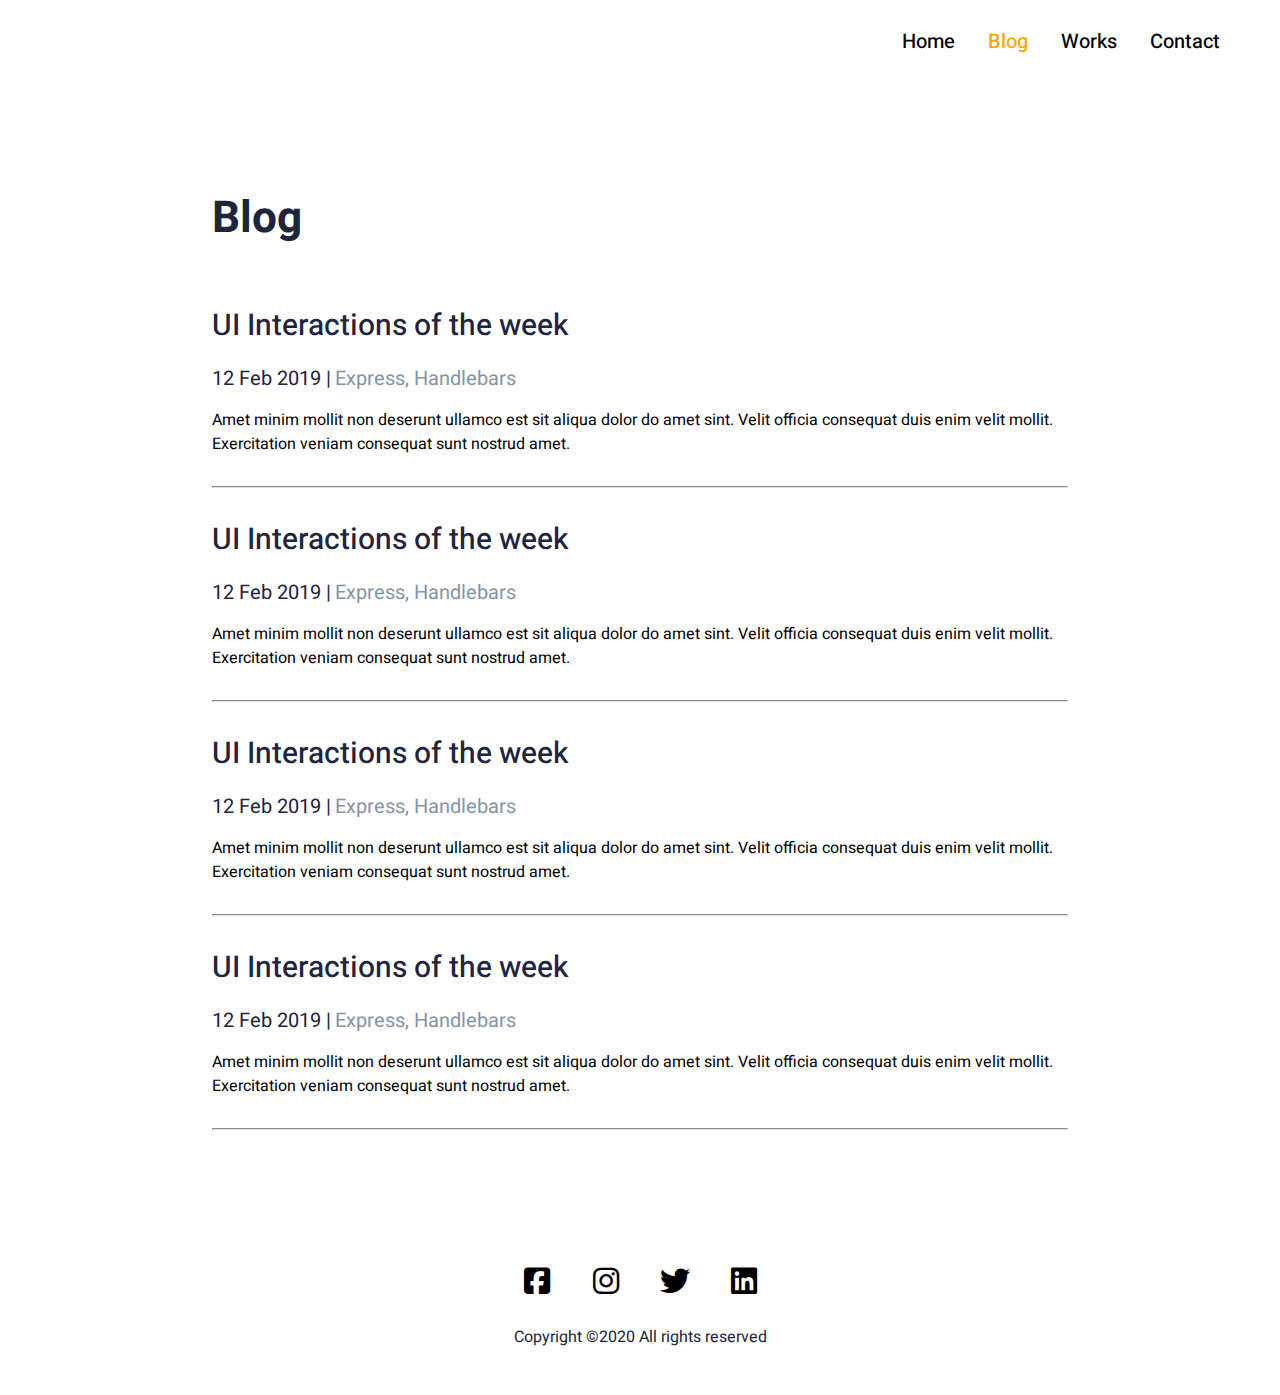
<file: blog.html>
<!DOCTYPE html>
<html lang="en">

<head>
    <meta charset="UTF-8">
    <meta name="viewport" content="width=device-width, initial-scale=1.0">
    <title>John | Figma</title>
    <link rel="stylesheet" href="https://cdnjs.cloudflare.com/ajax/libs/font-awesome/6.4.2/css/all.min.css">
    <link href="https://fonts.googleapis.com/css2?family=Heebo:wght@100;200;300;400;500;600;700;800;900&display=swap"
    rel="stylesheet">
    <link rel="stylesheet" href="./styles/main.css">
    <link rel="stylesheet" href="./styles/media.css">

</head>

<body>
    <header>
        <nav>
            <a href="./index.html">Home</a>
            <a href="#" style="color: orange;">Blog</a>
            <a href="./work.html">Works</a>
            <a href="#">Contact</a>
        </nav>
    </header>
    <section class="blog">
        <div class="container">
            <h1>Blog</h1>
            <div class="blog-child">
                <h2>UI Interactions of the week</h2>
            <span>12 Feb 2019 |</span> <span class="span1">Express, Handlebars</span>
            <p>
                Amet minim mollit non deserunt ullamco est sit aliqua dolor do amet sint. Velit officia consequat duis enim velit mollit. Exercitation veniam consequat sunt nostrud amet.
            </p>
            </div>
            <hr>
            <div class="blog-child">
                <h2>UI Interactions of the week</h2>
            <span>12 Feb 2019 |</span> <span class="span1">Express, Handlebars</span>
            <p>
                Amet minim mollit non deserunt ullamco est sit aliqua dolor do amet sint. Velit officia consequat duis enim velit mollit. Exercitation veniam consequat sunt nostrud amet.
            </p>
            </div>
            <hr>
            <div class="blog-child">
                <h2>UI Interactions of the week</h2>
            <span>12 Feb 2019 |</span> <span class="span1">Express, Handlebars</span>
            <p>
                Amet minim mollit non deserunt ullamco est sit aliqua dolor do amet sint. Velit officia consequat duis enim velit mollit. Exercitation veniam consequat sunt nostrud amet.
            </p>
            </div>
            <hr>
            <div class="blog-child">
                <h2>UI Interactions of the week</h2>
            <span>12 Feb 2019 |</span> <span class="span1">Express, Handlebars</span>
            <p>
                Amet minim mollit non deserunt ullamco est sit aliqua dolor do amet sint. Velit officia consequat duis enim velit mollit. Exercitation veniam consequat sunt nostrud amet.
            </p>
            </div>
            <hr>
        </div>
        
    </section>
    <footer>
        <i class="fa-brands fa-square-facebook"></i>
        <i class="fa-brands fa-instagram"></i>
        <i class="fa-brands fa-twitter"></i>
        <i class="fa-brands fa-linkedin"></i>
        <p>Copyright ©2020 All rights reserved </p>
    </footer>
</body>

</html>
</file>
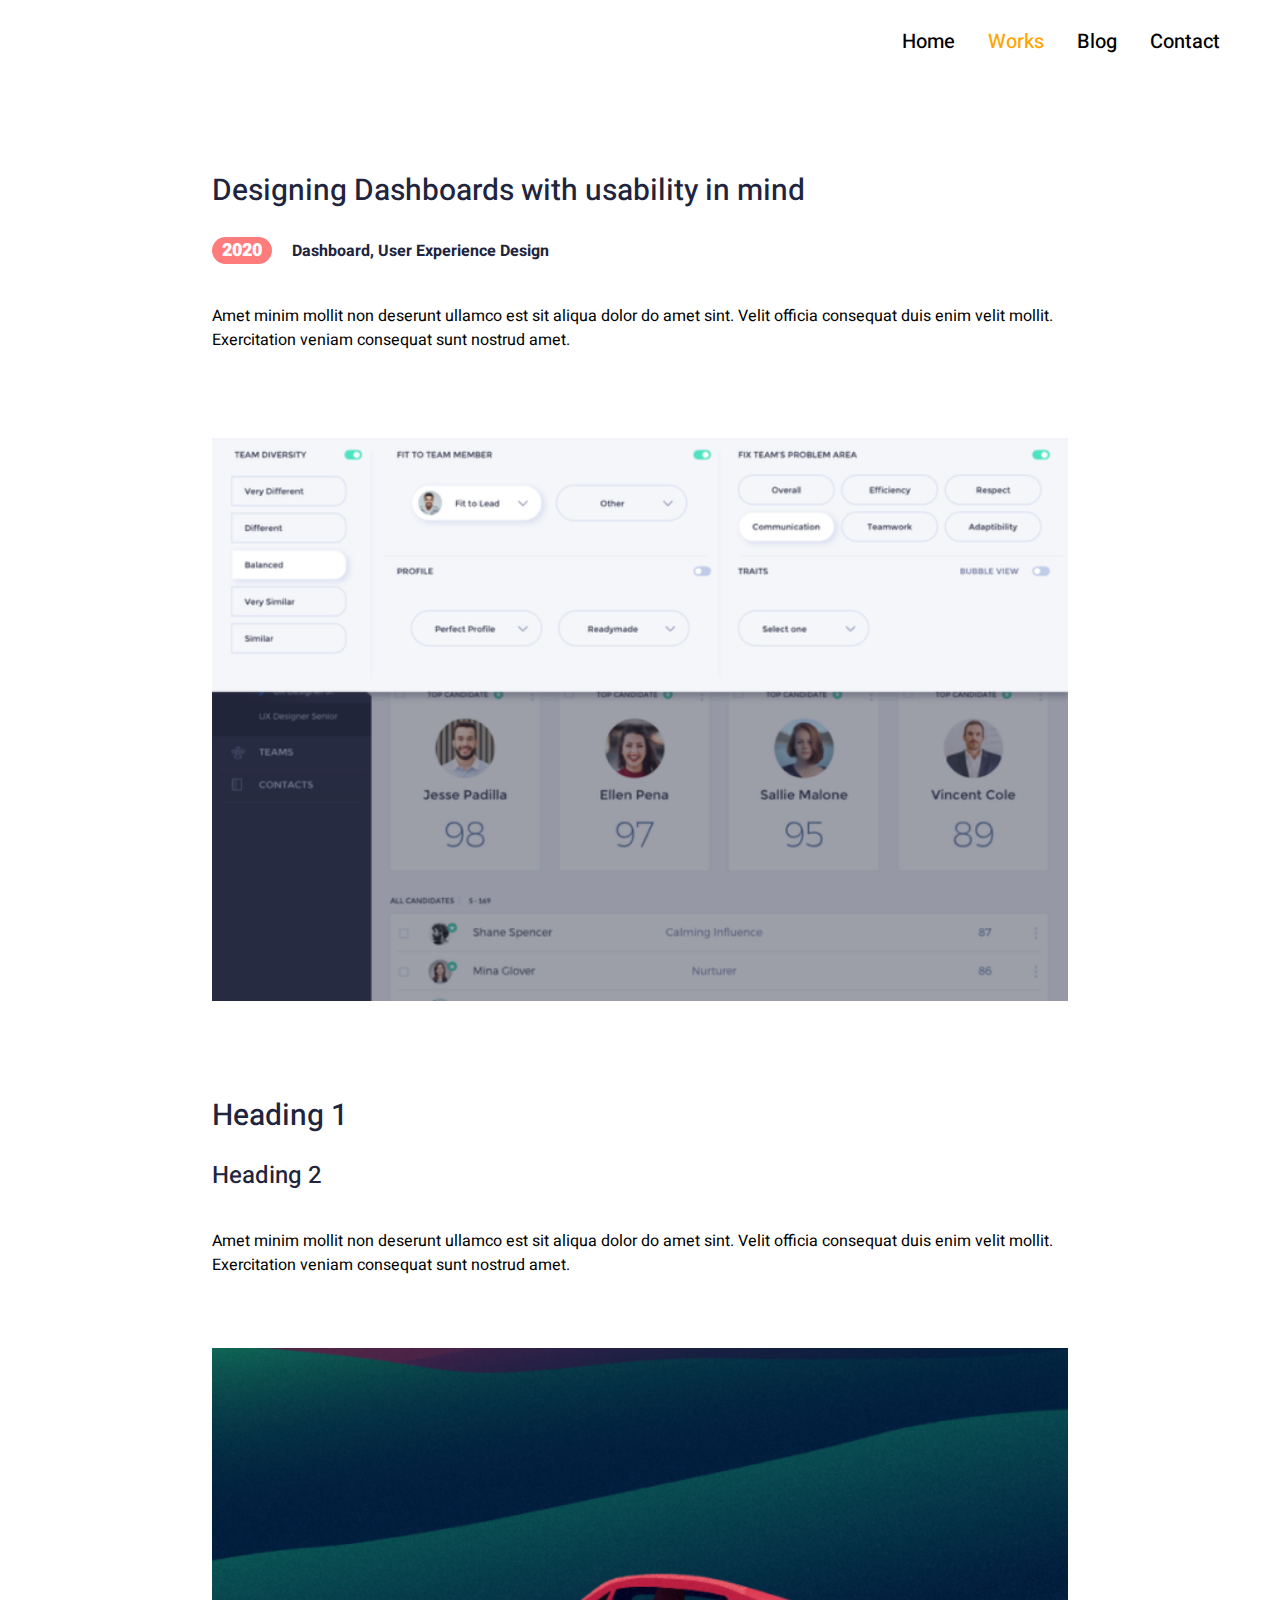
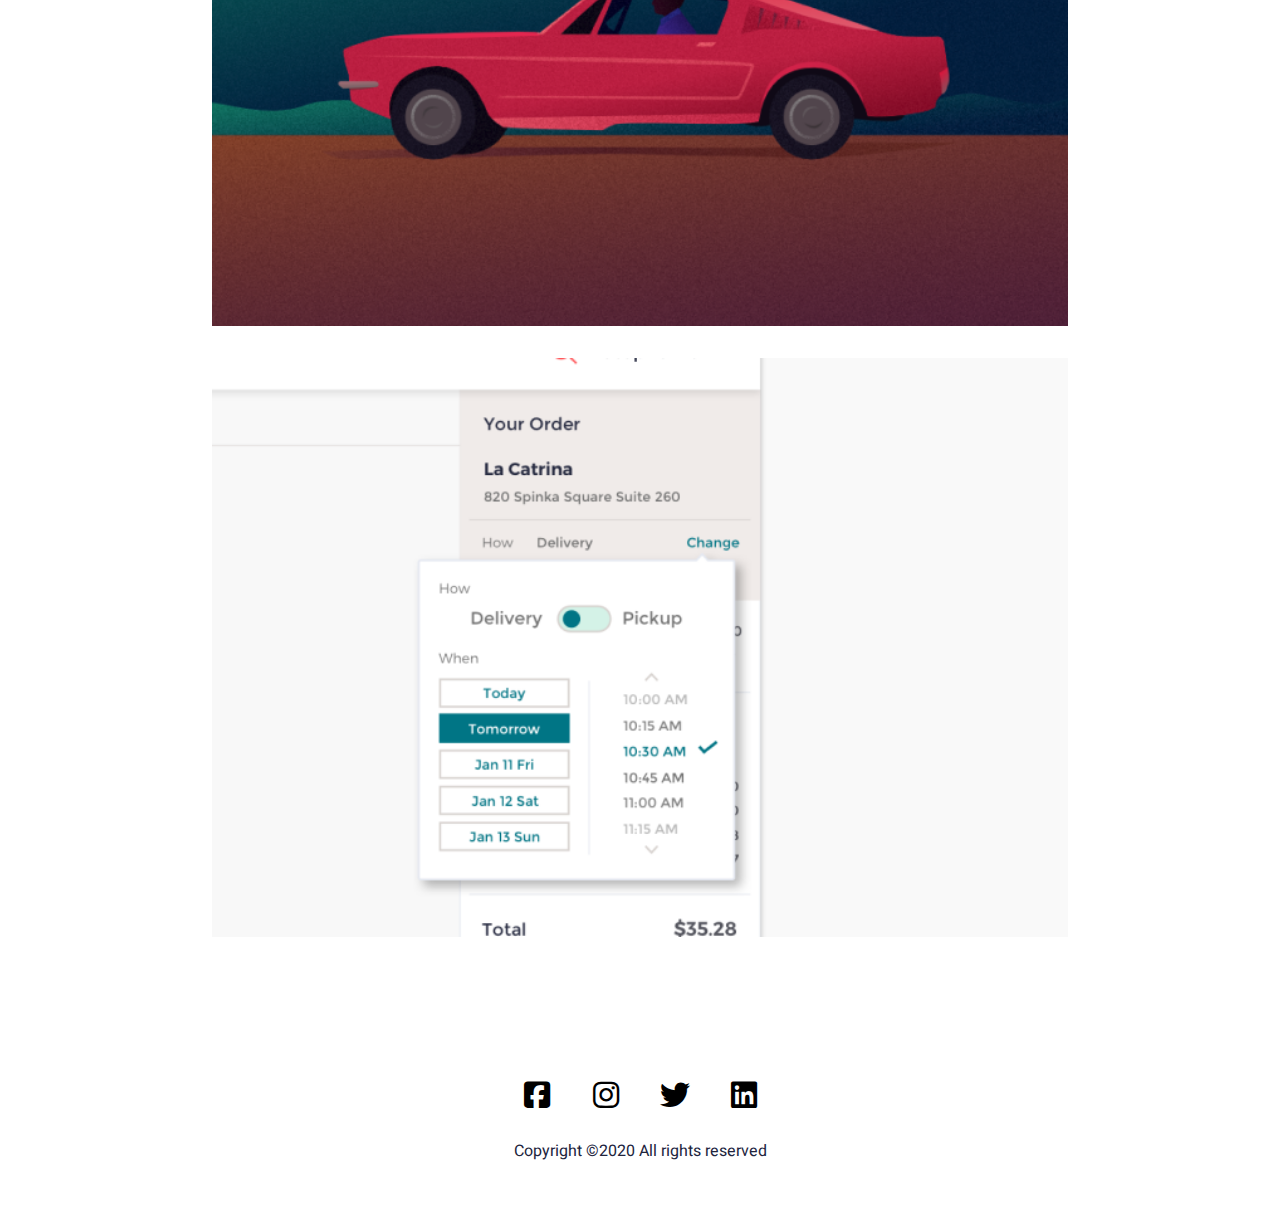
<file: lk.html>
<!DOCTYPE html>
<html lang="en">

<head>
    <meta charset="UTF-8">
    <meta name="viewport" content="width=\, initial-scale=1.0">
    <title>John | Figma</title>
    <link rel="stylesheet" href="https://cdnjs.cloudflare.com/ajax/libs/font-awesome/6.4.2/css/all.min.css">
    <link href="https://fonts.googleapis.com/css2?family=Heebo:wght@100;200;300;400;500;600;700;800;900&display=swap"
        rel="stylesheet">
    <link rel="stylesheet" href="./styles/main.css">
    <link rel="stylesheet" href="./styles/media.css">

</head>

<body>
    <header>
        <nav>
            <a href="./index.html">Home</a>
            <a href="./work.html" style="color: orange;">Works</a>
            <a href="./blog.html">Blog</a>
            <a href="#">Contact</a>
        </nav>
    </header>
    <section class="work2">
       <div class="container">
        <h1>Designing Dashboards with usability in mind</h1>
        <span>2020</span><strong>Dashboard, User Experience Design</strong>
        <p>Amet minim mollit non deserunt ullamco est sit aliqua dolor do amet sint. Velit officia consequat duis enim velit mollit. Exercitation veniam consequat sunt nostrud amet.</p>
        <img src="./images/Rectangle 4.png" alt="">
        <h1>Heading 1</h1>
        <h2>Heading 2</h2>
        <p>Amet minim mollit non deserunt ullamco est sit aliqua dolor do amet sint. Velit officia consequat duis enim velit mollit. Exercitation veniam consequat sunt nostrud amet.</p>
        <img src="./images/Rectangle 5.png" alt="">
        <img src="./images/Rectangle 6.png" alt="">

       </div>
    </section>
    <footer>
        <i class="fa-brands fa-square-facebook"></i>
        <i class="fa-brands fa-instagram"></i>
        <i class="fa-brands fa-twitter"></i>
        <i class="fa-brands fa-linkedin"></i>
        <p>Copyright ©2020 All rights reserved </p>
    </footer>
</body>

</html>
</file>
<file: styles/main.css>
:root{
    --primary: #FF6464;
    --secondry: #00A8CC;
    --dark: #21243D;
    --light: #8695A4;
}

*{
    margin: 0;
    padding: 0;
    box-sizing: border-box;
    font-family: 'Heebo', sans-serif;
    user-select: none;
}

hr{
    margin-top: 30px;
    margin-bottom: 30px;
    stroke-width: 1px;
    border-color: #E0E0E0;
}

button,i{
    border: none;
    cursor: pointer;
}

.container{
    max-width: 886px;
    padding: 0 15px;
    margin: 0 auto;
}

header nav{
    display: flex;
    padding: 27px 60px;
    justify-content: flex-end;
    column-gap: 33px;
}
header nav a{
    color: #000;
    font-size: 20px;
    font-weight: 500;
    text-decoration: none;
}
header .parent{
    display: flex;
    margin-top: 145px;
    column-gap: 156px;
}
header .parent-item h1{
    color: var(--dark);
    font-size: 44px;
    font-weight: 700;
    line-height: 60px;
    margin-bottom: 40px;
}
header .parent-item p{
    color: var(--dark);
    margin-bottom: 38px;
}
header .parent-item button{

    background: var(--primary);
    color: #FFF;
    font-size: 20px;
    font-weight: 500;
    padding: 13px 20px;
    margin-bottom: 71px;
    
}

.post{
    background: #EDF7FA;
    padding-top: 7px;
    padding-bottom: 32px;
    margin-bottom: 15px;
}
.post .parent{
    display: flex;
    align-items: center;
    column-gap: 20px;
}
.post .spase-btw{
    justify-content: space-between;
}
.post .spase-btw span{
    color: var(--dark);
    font-size: 22px;
    line-height: 60px;
}
.post .spase-btw a{
    color: var(--secondry);
    text-decoration: none;
}
.post .parent-item{
    width: 100%;
    padding: 24px 22px 7px 22px;
    border-radius: 4px;
    background: #FFF;
    box-shadow: 0px 4px 10px 0px rgba(187, 225, 250, 0.25);
}
.post .parent-item h3{
    color: var(--dark);
    font-size: 26px;
    font-weight: 700;
    margin-bottom: 17px;
}
.post .parent-item span{
    color: var(--dark);
    font-size: 18px;
    display: block;
    margin-bottom: 11px;
}
.post .parent-item p{
    color: var(--dark);
    height: 117px;
    overflow: hidden;
}

.works span{
    color: var(--dark);
    font-size: 22px;
    line-height: 60px;
    
}
.works .box{
    display: flex;
    column-gap: 20px;
    margin-bottom: 18px;
    margin-top: 5px;
}
.works .box-child img{
    border-radius: 6px;
    background: url(<path-to-image>), lightgray 50% / cover no-repeat;
}
.works .box-child h2{
    color: var(--dark);
    font-size: 30px;
    font-weight: 700;
}
.works .box-child span{
    padding:0 10px;
    border-radius: 16px;
    background-color: #142850;
    color: #FFF;
    font-size: 18px;
    font-weight: 900;
    line-height: 60px;
}
.works .box-child strong{
    color: var(--Light, #8695A4);
    font-size: 20px;
    font-weight: 400;
    margin-left: 26px;
    margin-bottom: 12px;
}
.works .box-child p{
    color: var(--dark);
}

.blog h1{
    color: var(--dark);
    font-size: 44px;
    font-weight: 700;
    line-height: 60px;
    margin-bottom: 55px;
    margin-top: 106px;
}
.blog h2{
    color: var(--dark);
    font-size: 30px;
    font-weight: 500;
    margin-bottom: 16px;
}
.blog span{
    display: inline-block;
    color: var(--dark);
    font-size: 20px;
    font-weight: 400;
    margin-bottom: 15px;
}
.blog .span1{
    color: var(--light);
    font-size: 20px;
    font-weight: 400;
}
.blog p{
    margin-bottom: 29px;
}
.work h1{
    color: var(--dark);
    font-size: 44px;
    font-weight: 700;
    line-height: 60px;
    margin-bottom: 55px;
    margin-top: 106px;
}
.work2 h1{
    color: var(--dark);
    font-size: 30px;
    font-weight: 500;
    line-height: 60px;
    margin-top: 78px;
}
.work2 h2{
    color: var(--Dark-Color, #21243D);
    font-size: 24px;
    font-weight: 500;
    line-height: 60px;
}
.work2 span{
    border-radius: 16px;
    background: var(--Year, #FF7C7C);
    color: #FFF;
    font-size: 18px;
    font-weight: 900;
    line-height: 60px;
    padding: 0 10px;
}
.work2 strong{
    color: var(--dark);
    margin-left: 20px;
    margin-top: 30px;
}
.work2 p{
    color: #000;
    font-size: 16px;
    font-weight: 400;
    margin: 23px 0 46px 0;
}
.work2 img{
    width: 100%;
    margin-top: 25px;
}
footer{
    height: 182px;
    text-align: center;
    margin-top: 83px;
    padding-top: 53px;
    padding-bottom: 54px;
}

footer i{
    display: inline-block;
    width: 65px;
    font-size: 30px;
    fill: var(--dark);
}
footer p{
    color: var(--dark);
    margin-top: 26px;
}
</file>
<file: styles/media.css>
@media only screen and (max-width: 600px){
    .container{
        max-width: 300px;
        margin: 0 auto;
        padding: 0 15px;
    }
    header{
        text-align: center;
    }
    header nav{
        display: flex;
        flex-direction: column;
        row-gap: 20px;
        padding: 27px 60px;
        text-decoration: none;
    }
    header nav a{
        color: #000;
        font-size: 20px;
        font-weight: 500;
        text-decoration: none;
    }
    header .parent{
        flex-direction: column-reverse;
        row-gap: 20px;
        margin-top: 10px;
    }
    header .parent-item img{
        margin-bottom: 30px;
    }
    .post .parent{
        flex-direction: column;
        row-gap: 20px;
    }
    .spase-btw a{
        position: absolute;
        opacity: 0;
        margin-left: 1000px;
    }
    .works .box{
        flex-direction: column;
    }
    .works .box-child img{
        width: 100%;
    }
}
</file>
